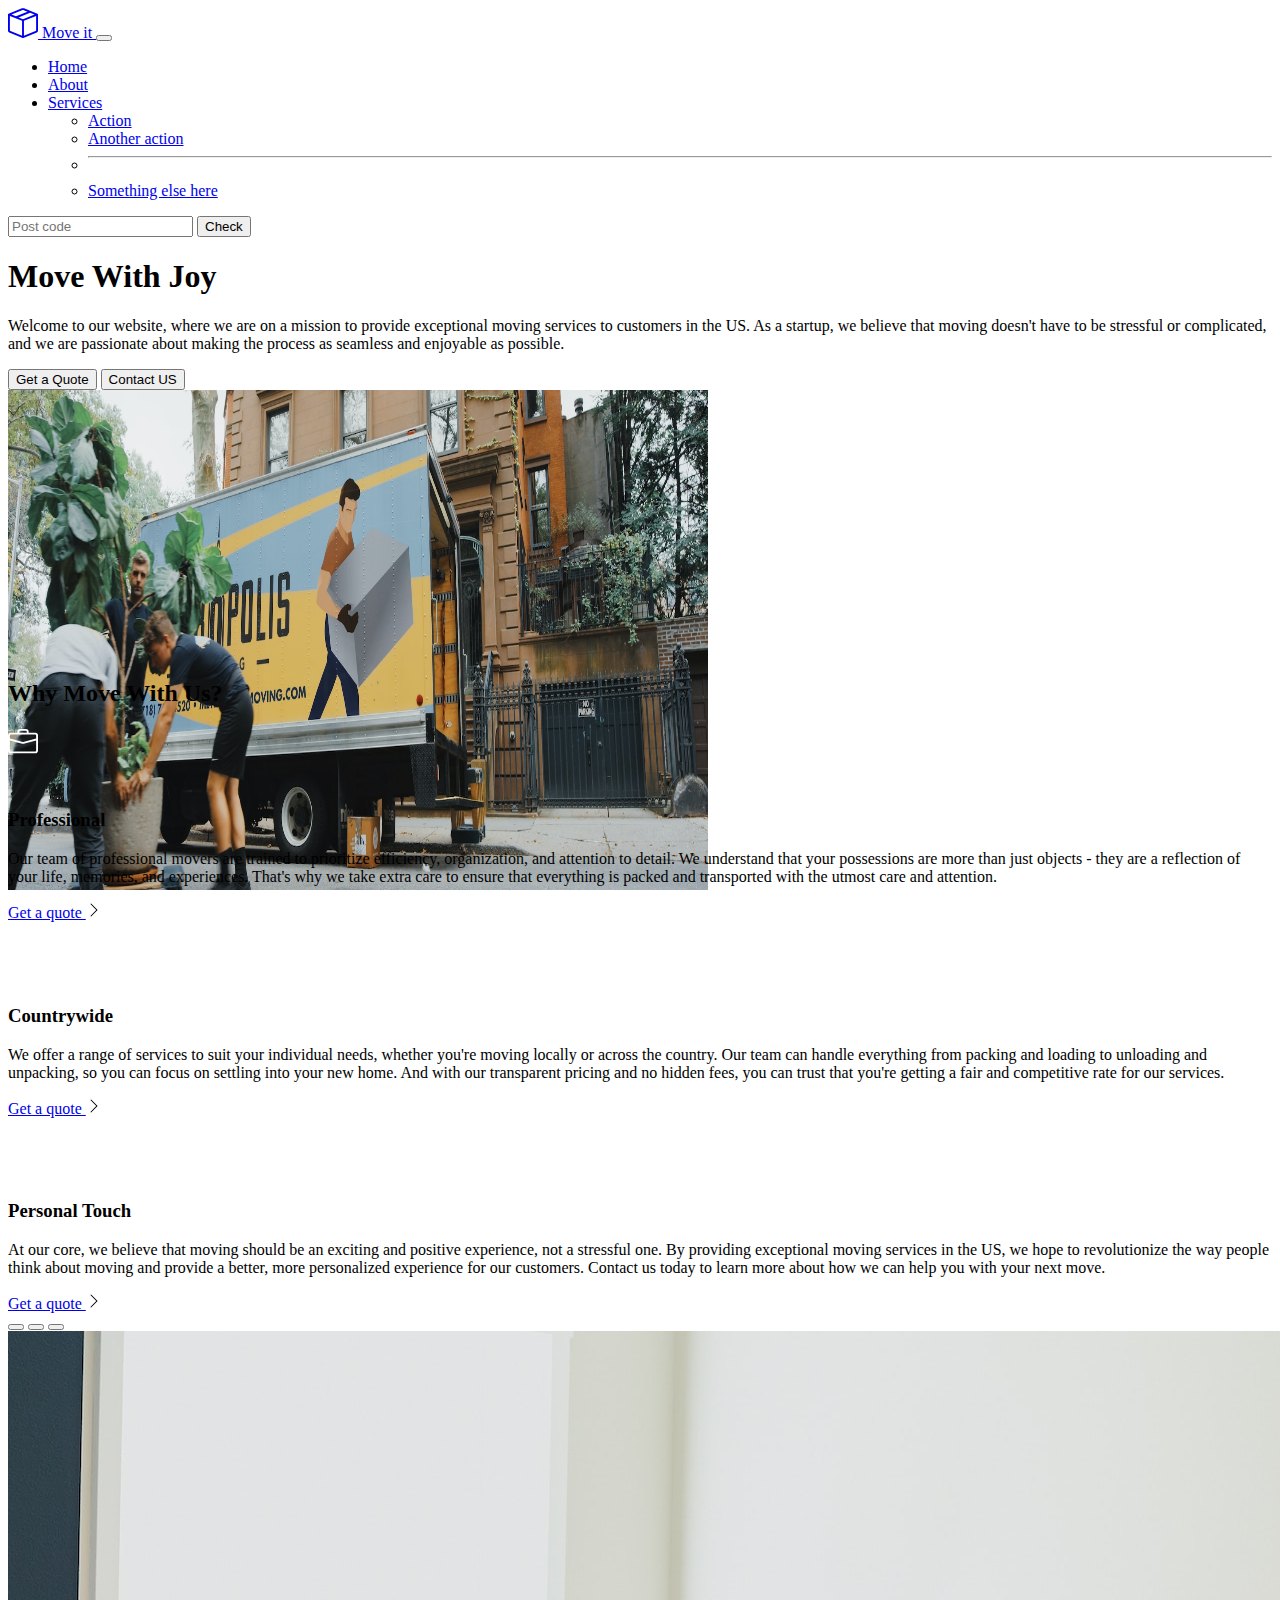
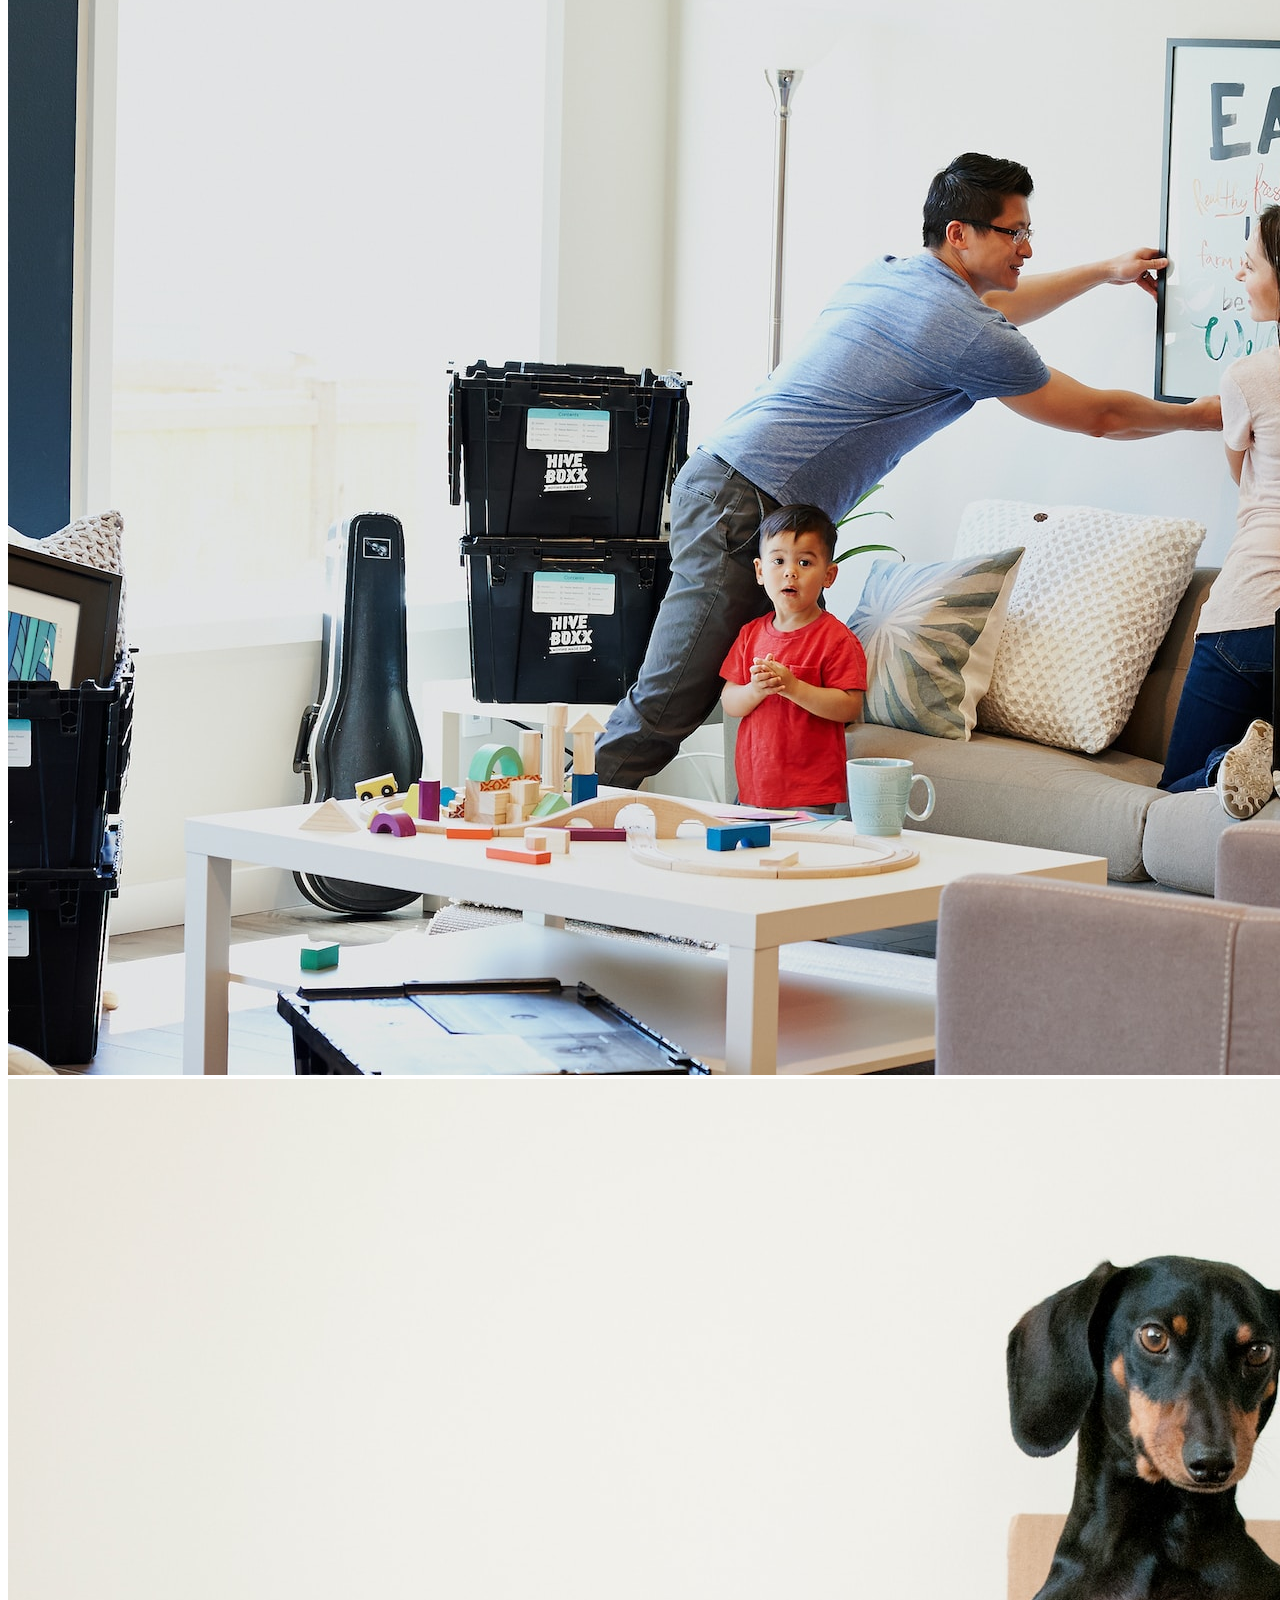
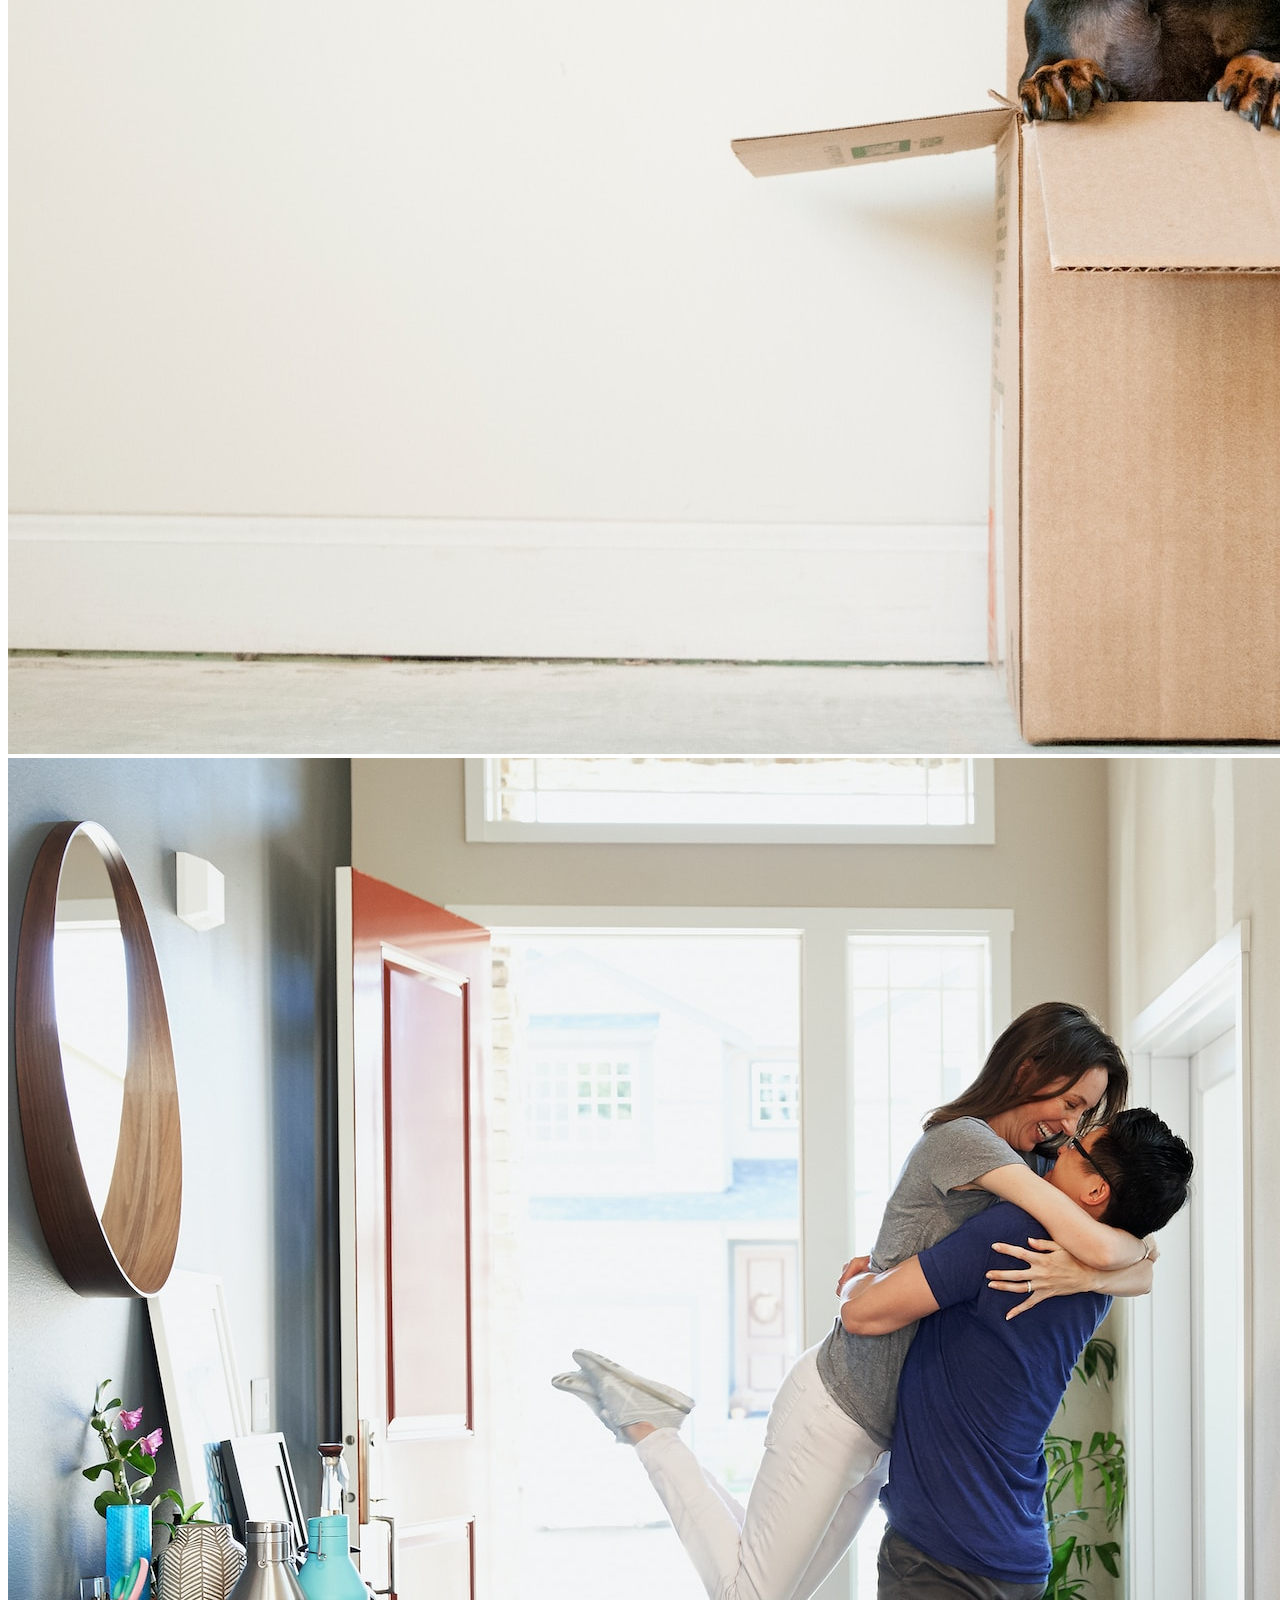
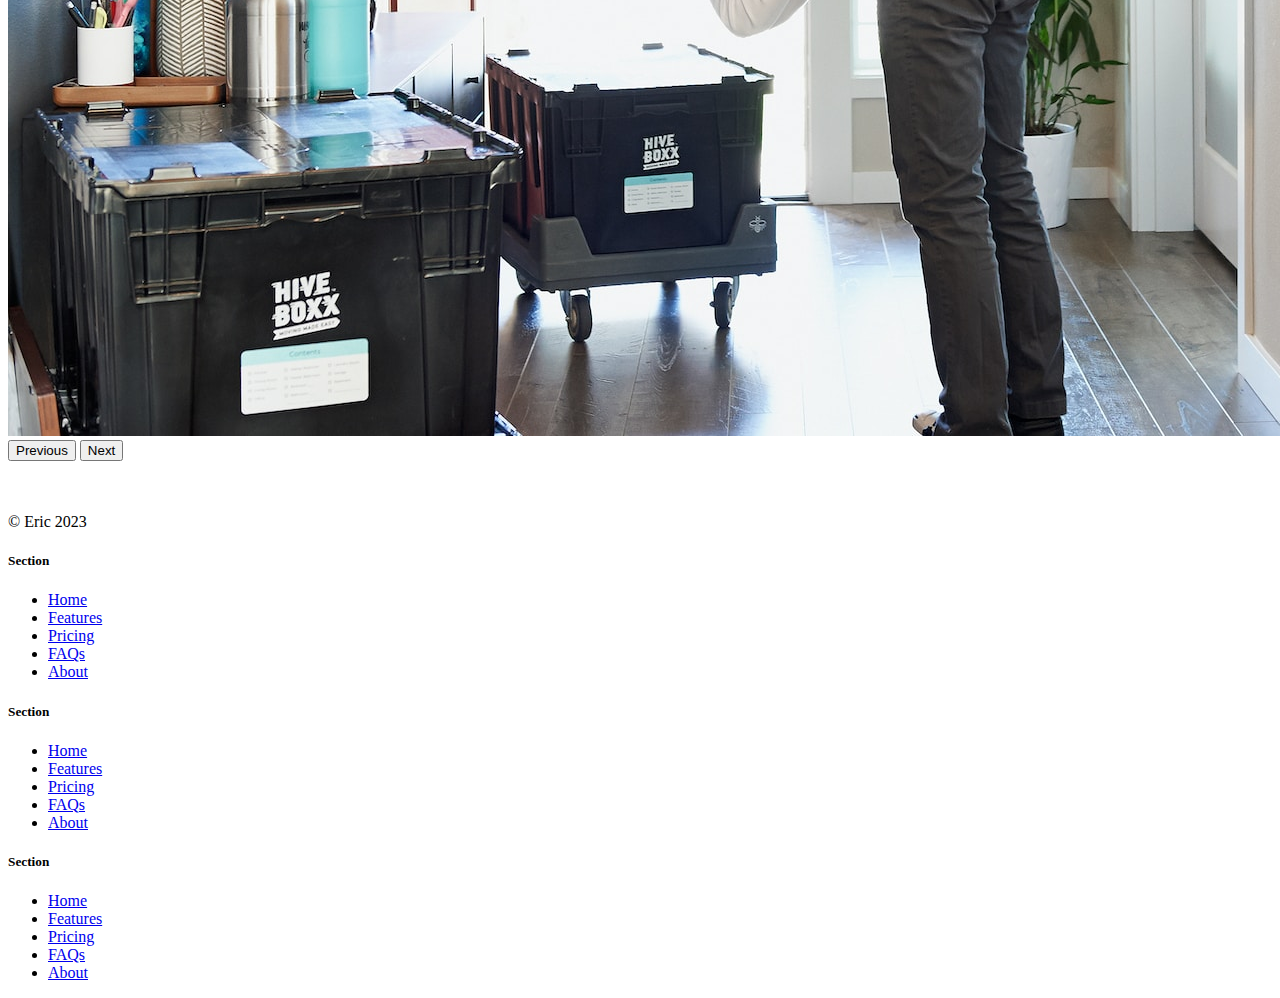
<file: Day11-move-it/index.html>
<!DOCTYPE html>
<html lang="en" data-bs-theme="dark">
    <head>
        <meta charset="UTF-8" />
        <meta name="viewport" content="width=device-width, initial-scale=1.0" />
        <title>Bootstrap Components</title>
        <link
            href="https://cdn.jsdelivr.net/npm/bootstrap@5.3.0/dist/css/bootstrap.min.css"
            rel="stylesheet"
            integrity="sha384-9ndCyUaIbzAi2FUVXJi0CjmCapSmO7SnpJef0486qhLnuZ2cdeRhO02iuK6FUUVM"
            crossorigin="anonymous" />
        <style>
            .feature-icon {
                width: 4rem;
                height: 4rem;
                border-radius: 0.75rem;
            }
        </style>
    </head>

    <body>
        <nav class="navbar navbar-expand-lg bg-body-tertiary">
            <div class="container-fluid">
                <a class="navbar-brand" href="#">
                    <svg
                        xmlns="http://www.w3.org/2000/svg"
                        width="30"
                        height="30"
                        fill="currentColor"
                        class="bi bi-box-seam"
                        viewBox="0 0 16 16">
                        <path
                            d="M8.186 1.113a.5.5 0 0 0-.372 0L1.846 3.5l2.404.961L10.404 2l-2.218-.887zm3.564 1.426L5.596 5 8 5.961 14.154 3.5l-2.404-.961zm3.25 1.7-6.5 2.6v7.922l6.5-2.6V4.24zM7.5 14.762V6.838L1 4.239v7.923l6.5 2.6zM7.443.184a1.5 1.5 0 0 1 1.114 0l7.129 2.852A.5.5 0 0 1 16 3.5v8.662a1 1 0 0 1-.629.928l-7.185 2.874a.5.5 0 0 1-.372 0L.63 13.09a1 1 0 0 1-.63-.928V3.5a.5.5 0 0 1 .314-.464L7.443.184z" />
                    </svg>
                    Move it
                </a>
                <button
                    class="navbar-toggler"
                    type="button"
                    data-bs-toggle="collapse"
                    data-bs-target="#navbarSupportedContent"
                    aria-controls="navbarSupportedContent"
                    aria-expanded="false"
                    aria-label="Toggle navigation">
                    <span class="navbar-toggler-icon"></span>
                </button>
                <div class="collapse navbar-collapse" id="navbarSupportedContent">
                    <ul class="navbar-nav me-auto mb-2 mb-lg-0">
                        <li class="nav-item">
                            <a class="nav-link active" aria-current="page" href="#">Home</a>
                        </li>
                        <li class="nav-item">
                            <a class="nav-link" href="#">About</a>
                        </li>
                        <li class="nav-item dropdown">
                            <a class="nav-link dropdown-toggle" href="#" role="button" data-bs-toggle="dropdown" aria-expanded="false">
                                Services
                            </a>
                            <ul class="dropdown-menu">
                                <li><a class="dropdown-item" href="#">Action</a></li>
                                <li><a class="dropdown-item" href="#">Another action</a></li>
                                <li><hr class="dropdown-divider" /></li>
                                <li><a class="dropdown-item" href="#">Something else here</a></li>
                            </ul>
                        </li>
                    </ul>
                    <form class="d-flex" role="search">
                        <input class="form-control me-2" type="search" placeholder="Post code" aria-label="Search" />
                        <button class="btn btn-outline-success" type="submit">Check</button>
                    </form>
                </div>
            </div>
        </nav>

        <div class="px-4 pt-5 my-5 text-center border-bottom">
            <h1 class="display-4 fw-bold text-body-emphasis">Move With Joy</h1>
            <div class="col-lg-6 mx-auto">
                <p class="lead mb-4">
                    Welcome to our website, where we are on a mission to provide exceptional moving services to customers in the US. As a
                    startup, we believe that moving doesn't have to be stressful or complicated, and we are passionate about making the
                    process as seamless and enjoyable as possible.
                </p>
                <div class="d-grid gap-2 d-sm-flex justify-content-sm-center mb-5">
                    <button type="button" class="btn btn-primary btn-lg px-4 me-sm-3">Get a Quote</button>
                    <button type="button" class="btn btn-outline-secondary btn-lg px-4">Contact US</button>
                </div>
            </div>
            <div class="overflow-hidden" style="max-height: 30vh">
                <div class="container px-5">
                    <img
                        src="moving-van.jpg"
                        class="img-fluid border rounded-3 shadow-lg mb-4"
                        alt="Example image"
                        width="700"
                        height="500"
                        loading="lazy" />
                </div>
            </div>
        </div>

        <div class="container px-4 py-5" id="featured-3">
            <h2 class="pb-2 border-bottom">Why Move With Us?</h2>
            <div class="row g-4 py-5 row-cols-1 row-cols-lg-3">
                <div class="feature col">
                    <div class="feature-icon d-inline-flex align-items-center justify-content-center text-bg-primary bg-gradient fs-2 mb-3">
                        <img src="briefcase.svg" alt="briefcase" height="30" />
                    </div>
                    <h3 class="fs-2 text-body-emphasis">Professional</h3>
                    <p>
                        Our team of professional movers are trained to prioritize efficiency, organization, and attention to detail. We
                        understand that your possessions are more than just objects - they are a reflection of your life, memories, and
                        experiences. That's why we take extra care to ensure that everything is packed and transported with the utmost care
                        and attention.
                    </p>
                    <a href="#" class="icon-link">
                        Get a quote
                        <img src="chevron-right.svg" alt="chevron-right" />
                    </a>
                </div>
                <div class="feature col">
                    <div class="feature-icon d-inline-flex align-items-center justify-content-center text-bg-primary bg-gradient fs-2 mb-3">
                        <img src="bus-front.svg" alt="bus-front" height="30" />
                    </div>
                    <h3 class="fs-2 text-body-emphasis">Countrywide</h3>
                    <p>
                        We offer a range of services to suit your individual needs, whether you're moving locally or across the country. Our
                        team can handle everything from packing and loading to unloading and unpacking, so you can focus on settling into
                        your new home. And with our transparent pricing and no hidden fees, you can trust that you're getting a fair and
                        competitive rate for our services.
                    </p>
                    <a href="#" class="icon-link">
                        Get a quote
                        <img src="chevron-right.svg" alt="chevron-right" />
                    </a>
                </div>
                <div class="feature col">
                    <div class="feature-icon d-inline-flex align-items-center justify-content-center text-bg-primary bg-gradient fs-2 mb-3">
                        <img src="chat-square-heart.svg" alt="chat-square-heart" height="30" />
                    </div>
                    <h3 class="fs-2 text-body-emphasis">Personal Touch</h3>
                    <p>
                        At our core, we believe that moving should be an exciting and positive experience, not a stressful one. By providing
                        exceptional moving services in the US, we hope to revolutionize the way people think about moving and provide a
                        better, more personalized experience for our customers. Contact us today to learn more about how we can help you
                        with your next move.
                    </p>
                    <a href="#" class="icon-link">
                        Get a quote
                        <img src="chevron-right.svg" alt="chevron-right" />
                    </a>
                </div>
            </div>
        </div>

        <div class="container">
            <div id="carouselExampleIndicators" class="carousel slide">
                <div class="carousel-indicators">
                    <button
                        type="button"
                        data-bs-target="#carouselExampleIndicators"
                        data-bs-slide-to="0"
                        class="active"
                        aria-current="true"
                        aria-label="Slide 1"></button>
                    <button type="button" data-bs-target="#carouselExampleIndicators" data-bs-slide-to="1" aria-label="Slide 2"></button>
                    <button type="button" data-bs-target="#carouselExampleIndicators" data-bs-slide-to="2" aria-label="Slide 3"></button>
                </div>
                <div class="carousel-inner">
                    <div class="carousel-item active">
                        <img src="family.jpg" class="d-block w-100" alt="..." />
                    </div>
                    <div class="carousel-item">
                        <img src="dog.jpg" class="d-block w-100" alt="..." />
                    </div>
                    <div class="carousel-item">
                        <img src="couple.jpg" class="d-block w-100" alt="..." />
                    </div>
                </div>
                <button class="carousel-control-prev" type="button" data-bs-target="#carouselExampleIndicators" data-bs-slide="prev">
                    <span class="carousel-control-prev-icon" aria-hidden="true"></span>
                    <span class="visually-hidden">Previous</span>
                </button>
                <button class="carousel-control-next" type="button" data-bs-target="#carouselExampleIndicators" data-bs-slide="next">
                    <span class="carousel-control-next-icon" aria-hidden="true"></span>
                    <span class="visually-hidden">Next</span>
                </button>
            </div>
        </div>

        <div class="container">
            <footer class="row row-cols-1 row-cols-sm-2 row-cols-md-5 py-5 my-5 border-top">
                <div class="col mb-3">
                    <a href="/" class="d-flex align-items-center mb-3 link-body-emphasis text-decoration-none">
                        <svg class="bi me-2" width="40" height="32"><use xlink:href="#bootstrap"></use></svg>
                    </a>
                    <p class="text-body-secondary">© Eric 2023</p>
                </div>

                <div class="col mb-3"></div>

                <div class="col mb-3">
                    <h5>Section</h5>
                    <ul class="nav flex-column">
                        <li class="nav-item mb-2"><a href="#" class="nav-link p-0 text-body-secondary">Home</a></li>
                        <li class="nav-item mb-2"><a href="#" class="nav-link p-0 text-body-secondary">Features</a></li>
                        <li class="nav-item mb-2"><a href="#" class="nav-link p-0 text-body-secondary">Pricing</a></li>
                        <li class="nav-item mb-2"><a href="#" class="nav-link p-0 text-body-secondary">FAQs</a></li>
                        <li class="nav-item mb-2"><a href="#" class="nav-link p-0 text-body-secondary">About</a></li>
                    </ul>
                </div>

                <div class="col mb-3">
                    <h5>Section</h5>
                    <ul class="nav flex-column">
                        <li class="nav-item mb-2"><a href="#" class="nav-link p-0 text-body-secondary">Home</a></li>
                        <li class="nav-item mb-2"><a href="#" class="nav-link p-0 text-body-secondary">Features</a></li>
                        <li class="nav-item mb-2"><a href="#" class="nav-link p-0 text-body-secondary">Pricing</a></li>
                        <li class="nav-item mb-2"><a href="#" class="nav-link p-0 text-body-secondary">FAQs</a></li>
                        <li class="nav-item mb-2"><a href="#" class="nav-link p-0 text-body-secondary">About</a></li>
                    </ul>
                </div>

                <div class="col mb-3">
                    <h5>Section</h5>
                    <ul class="nav flex-column">
                        <li class="nav-item mb-2"><a href="#" class="nav-link p-0 text-body-secondary">Home</a></li>
                        <li class="nav-item mb-2"><a href="#" class="nav-link p-0 text-body-secondary">Features</a></li>
                        <li class="nav-item mb-2"><a href="#" class="nav-link p-0 text-body-secondary">Pricing</a></li>
                        <li class="nav-item mb-2"><a href="#" class="nav-link p-0 text-body-secondary">FAQs</a></li>
                        <li class="nav-item mb-2"><a href="#" class="nav-link p-0 text-body-secondary">About</a></li>
                    </ul>
                </div>
            </footer>
        </div>

        <script
            src="https://cdn.jsdelivr.net/npm/bootstrap@5.3.0/dist/js/bootstrap.bundle.min.js"
            integrity="sha384-geWF76RCwLtnZ8qwWowPQNguL3RmwHVBC9FhGdlKrxdiJJigb/j/68SIy3Te4Bkz"
            crossorigin="anonymous"></script>
    </body>
</html>
</file>
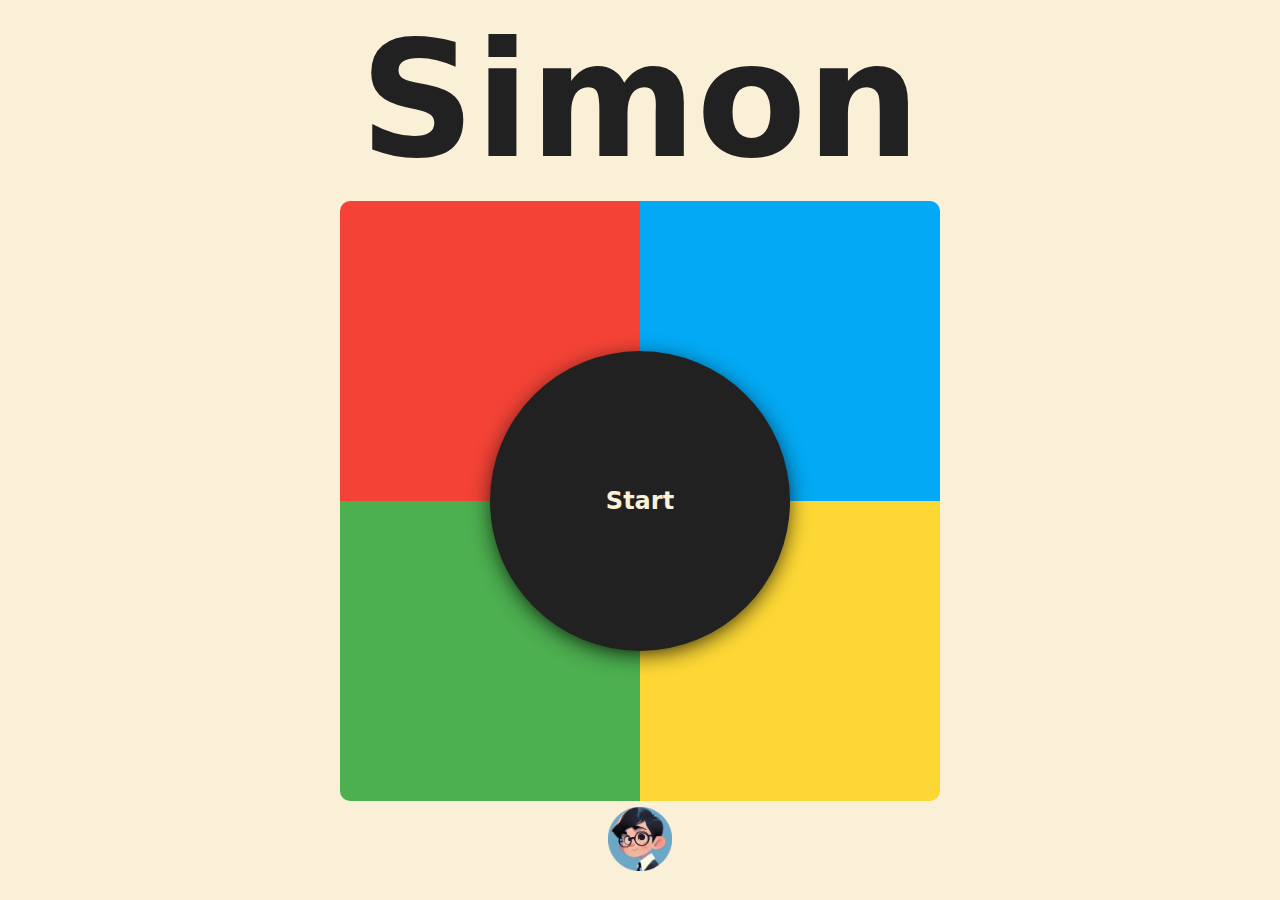
<file: Simon-Game/index.html>
<!DOCTYPE html>
<html lang="en" dir="ltr">
    <head>
        <meta charset="utf-8" />
        <title>Simon: A Board Game</title>
        <link rel="icon" href="./images/favicon.ico">
        <link href="https://fonts.googleapis.com/css?family=Press+Start+2P" rel="stylesheet" />
        <link rel="preconnect" href="https://fonts.googleapis.com" />
        <link rel="preconnect" href="https://fonts.gstatic.com" crossorigin />
        <link href="https://fonts.googleapis.com/css2?family=Press+Start+2P&display=swap" rel="stylesheet" />
        <link rel="stylesheet" href="./styles.css" />
    </head>

    <body>
        <h1>Simon</h1>
        <div class="playground">
            <button class="piece" id="red"></button>
            <button class="piece" id="blue"></button>
            <button class="piece" id="green"></button>
            <button class="piece" id="yellow"></button>
            <div class="control-panel">
                <h2>Start</h2>
            </div>
        </div>

        <footer>
            <a href="https://github.com/jaycka">
                <img src="./images/profile-img.png" id="profile-img" alt="github-icon" />
            </a>
            <p id="name">Eric</p>
        </footer>

        <script src="https://ajax.googleapis.com/ajax/libs/jquery/3.7.0/jquery.min.js"></script>
        <script src="./game.js" charset="utf-8"></script>
    </body>
</html>
</file>
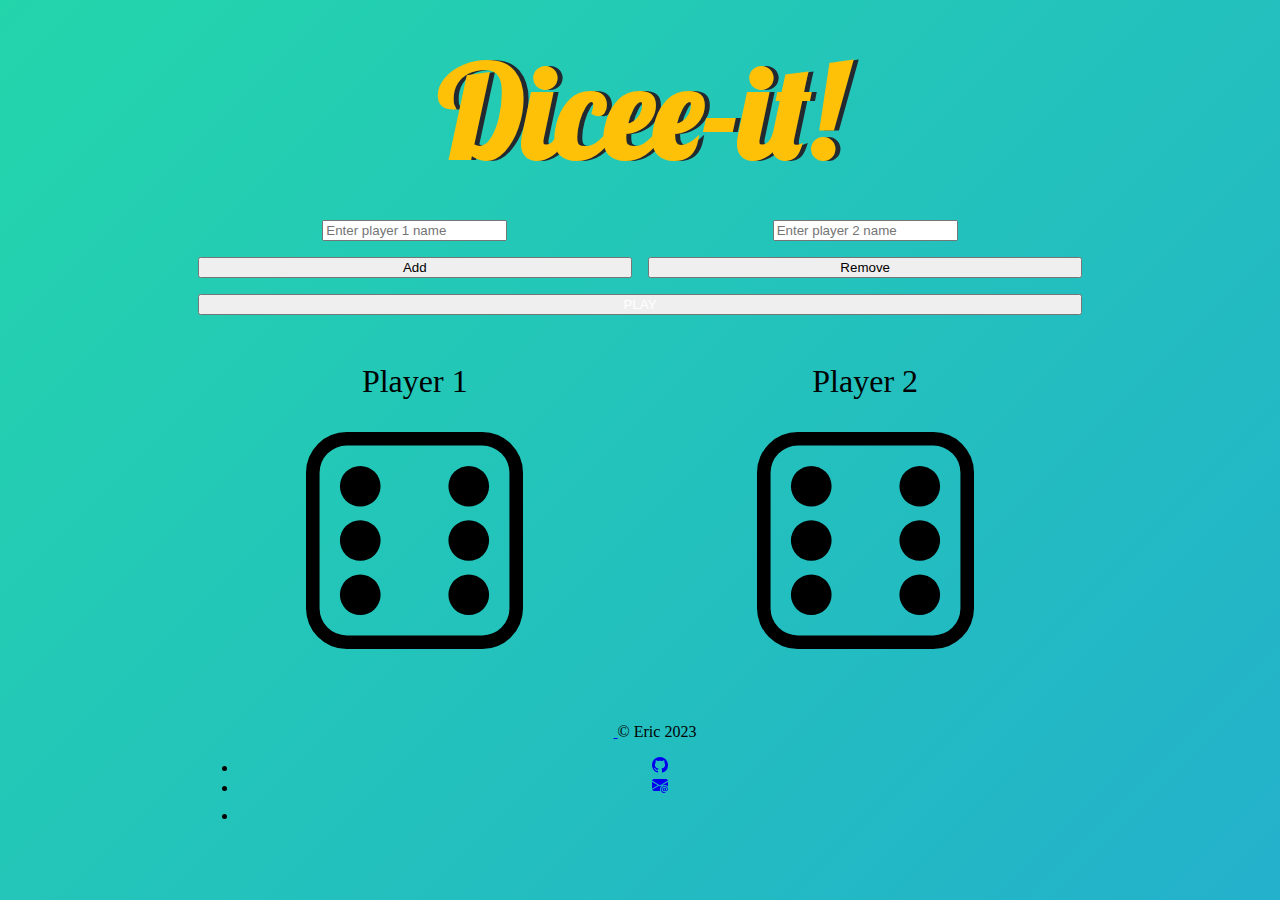
<file: Dicee-Game/dicee.html>
<!DOCTYPE html>
<html lang="en" dir="ltr" data-bs-theme="light">
    <head>
        <meta charset="utf-8" />
        <title>Dicee-it: A Dice Game</title>
        <link
            href="https://cdn.jsdelivr.net/npm/bootstrap@5.3.0/dist/css/bootstrap.min.css"
            rel="stylesheet"
            integrity="sha384-9ndCyUaIbzAi2FUVXJi0CjmCapSmO7SnpJef0486qhLnuZ2cdeRhO02iuK6FUUVM"
            crossorigin="anonymous" />
        <link rel="stylesheet" href="styles.css" />
        <link href="https://fonts.googleapis.com/css?family=Indie+Flower|Lobster" rel="stylesheet" />
        <link rel="icon" href="./images/dice-icon.png" />
    </head>
    <body>
        <h1>Dicee-it!</h1>

        <div class="container top">
            <div class="enter-player-name">
                <div class="mb-3 namebox">
                    <input
                        type="name"
                        class="form-control"
                        id="player-1"
                        placeholder="Enter player 1 name"
                        oninput="realtimeDisplay(this)" />
                </div>

                <div class="mb-3 namebox">
                    <input
                        type="name"
                        class="form-control"
                        id="player-2"
                        placeholder="Enter player 2 name"
                        oninput="realtimeDisplay(this)" />
                </div>
            </div>

            <div class="add-remove">
                <button type="button" class="btn btn-success" id="add">Add</button>
                <button type="button" class="btn btn-danger" id="remove">Remove</button>
            </div>
            <button type="button" class="btn btn-warning" id="play-button">PLAY</button>

            <p hidden id="result"></p>

            <div class="dices">
                <div class="dice">
                    <p id="player-1-name">Player 1</p>
                    <img class="img1" src="./images/dice-6.svg" />
                </div>

                <div class="dice">
                    <p id="player-2-name">Player 2</p>
                    <img class="img2" src="./images/dice-6.svg" />
                </div>
            </div>
        </div>

        <div class="container">
            <footer class="d-flex flex-wrap justify-content-between align-items-center py-3 my-4 border-top">
                <div class="col-md-4 d-flex align-items-center">
                    <a href="/" class="mb-3 me-2 mb-md-0 text-body-secondary text-decoration-none lh-1">
                        <svg class="bi" width="30" height="24"><use xlink:href="#bootstrap"></use></svg>
                    </a>
                    <span class="mb-3 mb-md-0 text-body-secondary">© Eric 2023</span>
                </div>

                <ul class="nav col-md-4 justify-content-end list-unstyled d-flex">
                    <li class="ms-3">
                        <a class="text-body-secondary" href="https://github.com/jaycka">
                            <svg
                                xmlns="http://www.w3.org/2000/svg"
                                width="16"
                                height="16"
                                fill="currentColor"
                                class="bi bi-github"
                                viewBox="0 0 16 16">
                                <path
                                    d="M8 0C3.58 0 0 3.58 0 8c0 3.54 2.29 6.53 5.47 7.59.4.07.55-.17.55-.38 0-.19-.01-.82-.01-1.49-2.01.37-2.53-.49-2.69-.94-.09-.23-.48-.94-.82-1.13-.28-.15-.68-.52-.01-.53.63-.01 1.08.58 1.23.82.72 1.21 1.87.87 2.33.66.07-.52.28-.87.51-1.07-1.78-.2-3.64-.89-3.64-3.95 0-.87.31-1.59.82-2.15-.08-.2-.36-1.02.08-2.12 0 0 .67-.21 2.2.82.64-.18 1.32-.27 2-.27.68 0 1.36.09 2 .27 1.53-1.04 2.2-.82 2.2-.82.44 1.1.16 1.92.08 2.12.51.56.82 1.27.82 2.15 0 3.07-1.87 3.75-3.65 3.95.29.25.54.73.54 1.48 0 1.07-.01 1.93-.01 2.2 0 .21.15.46.55.38A8.012 8.012 0 0 0 16 8c0-4.42-3.58-8-8-8z" />
                            </svg>
                        </a>
                    </li>
                    <li class="ms-3">
                        <a class="text-body-secondary" href="mailto:chenxjaycka@gmail.com">
                            <svg
                                xmlns="http://www.w3.org/2000/svg"
                                width="16"
                                height="16"
                                fill="currentColor"
                                class="bi bi-envelope-at-fill"
                                viewBox="0 0 16 16">
                                <path
                                    d="M2 2A2 2 0 0 0 .05 3.555L8 8.414l7.95-4.859A2 2 0 0 0 14 2H2Zm-2 9.8V4.698l5.803 3.546L0 11.801Zm6.761-2.97-6.57 4.026A2 2 0 0 0 2 14h6.256A4.493 4.493 0 0 1 8 12.5a4.49 4.49 0 0 1 1.606-3.446l-.367-.225L8 9.586l-1.239-.757ZM16 9.671V4.697l-5.803 3.546.338.208A4.482 4.482 0 0 1 12.5 8c1.414 0 2.675.652 3.5 1.671Z" />
                                <path
                                    d="M15.834 12.244c0 1.168-.577 2.025-1.587 2.025-.503 0-1.002-.228-1.12-.648h-.043c-.118.416-.543.643-1.015.643-.77 0-1.259-.542-1.259-1.434v-.529c0-.844.481-1.4 1.26-1.4.585 0 .87.333.953.63h.03v-.568h.905v2.19c0 .272.18.42.411.42.315 0 .639-.415.639-1.39v-.118c0-1.277-.95-2.326-2.484-2.326h-.04c-1.582 0-2.64 1.067-2.64 2.724v.157c0 1.867 1.237 2.654 2.57 2.654h.045c.507 0 .935-.07 1.18-.18v.731c-.219.1-.643.175-1.237.175h-.044C10.438 16 9 14.82 9 12.646v-.214C9 10.36 10.421 9 12.485 9h.035c2.12 0 3.314 1.43 3.314 3.034v.21Zm-4.04.21v.227c0 .586.227.8.581.8.31 0 .564-.17.564-.743v-.367c0-.516-.275-.708-.572-.708-.346 0-.573.245-.573.791Z" />
                            </svg>
                        </a>
                    </li>
                    <li class="ms-3">
                        <a class="text-body-secondary" href="#">
                            <svg class="bi" width="24" height="24"><use xlink:href="#facebook"></use></svg>
                        </a>
                    </li>
                </ul>
            </footer>
        </div>

        <script
            src="https://cdn.jsdelivr.net/npm/bootstrap@5.3.0/dist/js/bootstrap.bundle.min.js"
            integrity="sha384-geWF76RCwLtnZ8qwWowPQNguL3RmwHVBC9FhGdlKrxdiJJigb/j/68SIy3Te4Bkz"
            crossorigin="anonymous"></script>

        <script src="index.js"></script>
    </body>
</html>
</file>
<file: Simon-Game/styles.css>
*{
  margin: 0;
  padding: 0;
  font-family: system-ui, -apple-system, BlinkMacSystemFont, 'Segoe UI', Roboto, Oxygen, Ubuntu, Cantarell, 'Open Sans', 'Helvetica Neue', sans-serif;
}



h1{
  color: #212121;
  font-size: 10rem;
}

body{
  position: relative;
  height: 100vh;
  display: flex;
  flex-direction: column;
  justify-content: space-evenly;
  align-items: center;
  background-color: #FAF0D7;
}


.playground{
  position: relative;
  width: 600px;
  height: 600px;
  display: grid;
  grid-template-columns: 1fr 1fr;
  grid-template-rows: 1fr 1fr;
  /* gap:10px */
}

.piece{
  height: 300px;
  width: 300px;
  border: 0;
  /* transition: all 0.2s ease; */
}

#red{
  background-color: #f44336;
  border-radius: 10px 0 0 0;
}

#blue{
  background-color: #03A9F4;
  border-radius: 0 10px 0 0;
}

#yellow{
  background-color: #FDD835;
  border-radius: 0 0 10px 0;
}

#green{
  background-color: #4CAF50;
  border-radius: 0 0 0 10px;
}


.control-panel{
  position: absolute;
  top: 25%;
  left: 25%;
  background-color: #212121;
  box-shadow: 0 5px 25px -5px black;
  color: #FAF0D7;
  border-radius: 50%;
  height: 50%;
  width: 50%;
  display: flex;
  flex-direction: column;
  justify-content: center;
  align-items: center;
}


.spin{
  -webkit-animation:spin 4s linear infinite;
  -moz-animation:spin 4s linear infinite;
  animation:spin 4s linear infinite;
}

@-moz-keyframes spin { 100% { -moz-transform: rotate(360deg); } }
@-webkit-keyframes spin { 100% { -webkit-transform: rotate(360deg); } }
@keyframes spin { 100% { -webkit-transform: rotate(360deg); transform:rotate(360deg); } }



footer{
  display: flex;
  flex-direction: column;
  align-items: center;
}

#profile-img{
  position: absolute;
  bottom: 0;
  top:0;
  width: 4rem;
  position: relative;
  transition: 250ms top ease-in-out;
}


#profile-img:hover{
  top: -1rem;
  cursor: pointer;
}


#name{
  text-align: center;
  font-family: 'Open Sans', sans-serif;
  background-color: #2a324b;
  border-radius: 0.3rem;
  color:white;
  opacity:0;
  width: 50px;
}

footer:hover #name{
  opacity: 1;
}

@media (max-width:801px){
  h1{
    font-size: 5rem;
  }

  .piece{
    width: 150px;
    height: 150px;
  }

  .playground{
    width: 300px;
    height: 300px;
  }
}
</file>
<file: Dicee-Game/styles.css>
.container {
  width: 70%;
  margin: auto;
  text-align: center;
}

.dice {
  text-align: center;
  display: inline-block;

}

body {
	background: linear-gradient(-45deg, #ee7752, #e73c7e, #23a6d5, #23d5ab);
	background-size: 400% 400%;
	animation: gradient 10s ease infinite;
	/* height: 100vh; */
}

@keyframes gradient {
	0% {
		background-position: 0% 50%;
	}
	50% {
		background-position: 100% 50%;
	}
	100% {
		background-position: 0% 50%;
	}
}

h1 {
  margin: 30px;
  font-family: 'Lobster', cursive;
  text-shadow: 5px 0 #232931;
  font-size: 8rem;
  color: #ffc107;
  text-align: center;
}

p {
  font-size: 2rem;
  color: black;
}

img {
  width: 50%;
  margin-bottom: 1rem;
}

footer {
  margin-top: 5%;
  color: black;
  text-align: center;
}

#result{
  margin:1rem;
}

.top{
  display:grid;
  grid-template-columns: repeat(2,1fr);
  gap:1rem
}

#play-button{
  grid-column: 1/-1;
  color:white
}

#result{
  grid-column: 1/-1;
}

svg:hover{
  fill:#F1C93B;
}


.add-remove{
  grid-column: 1/-1;
  display:grid;
  grid-template-columns: 1fr 1fr;
  grid-template-rows: 1fr;
  gap: 1rem;
}

.enter-player-name{
  grid-column: 1/-1;
  display: grid;
  grid-auto-columns: 1fr;
  grid-auto-flow: column;
  gap:1rem;
}


.dices{
  grid-column: 1/-1;
  display: grid;
  grid-auto-columns: 1fr;
  grid-auto-flow: column;
  gap:1rem;
}


.winner {
  box-shadow: 
    12px 12px 16px 0 rgba(0, 0, 0, 0.25),
    -8px -8px 12px 0 rgba(255, 255, 255, 0.3);
  border-radius: 20%;
  height: 200px;
  width: 200px;
}
</file>
